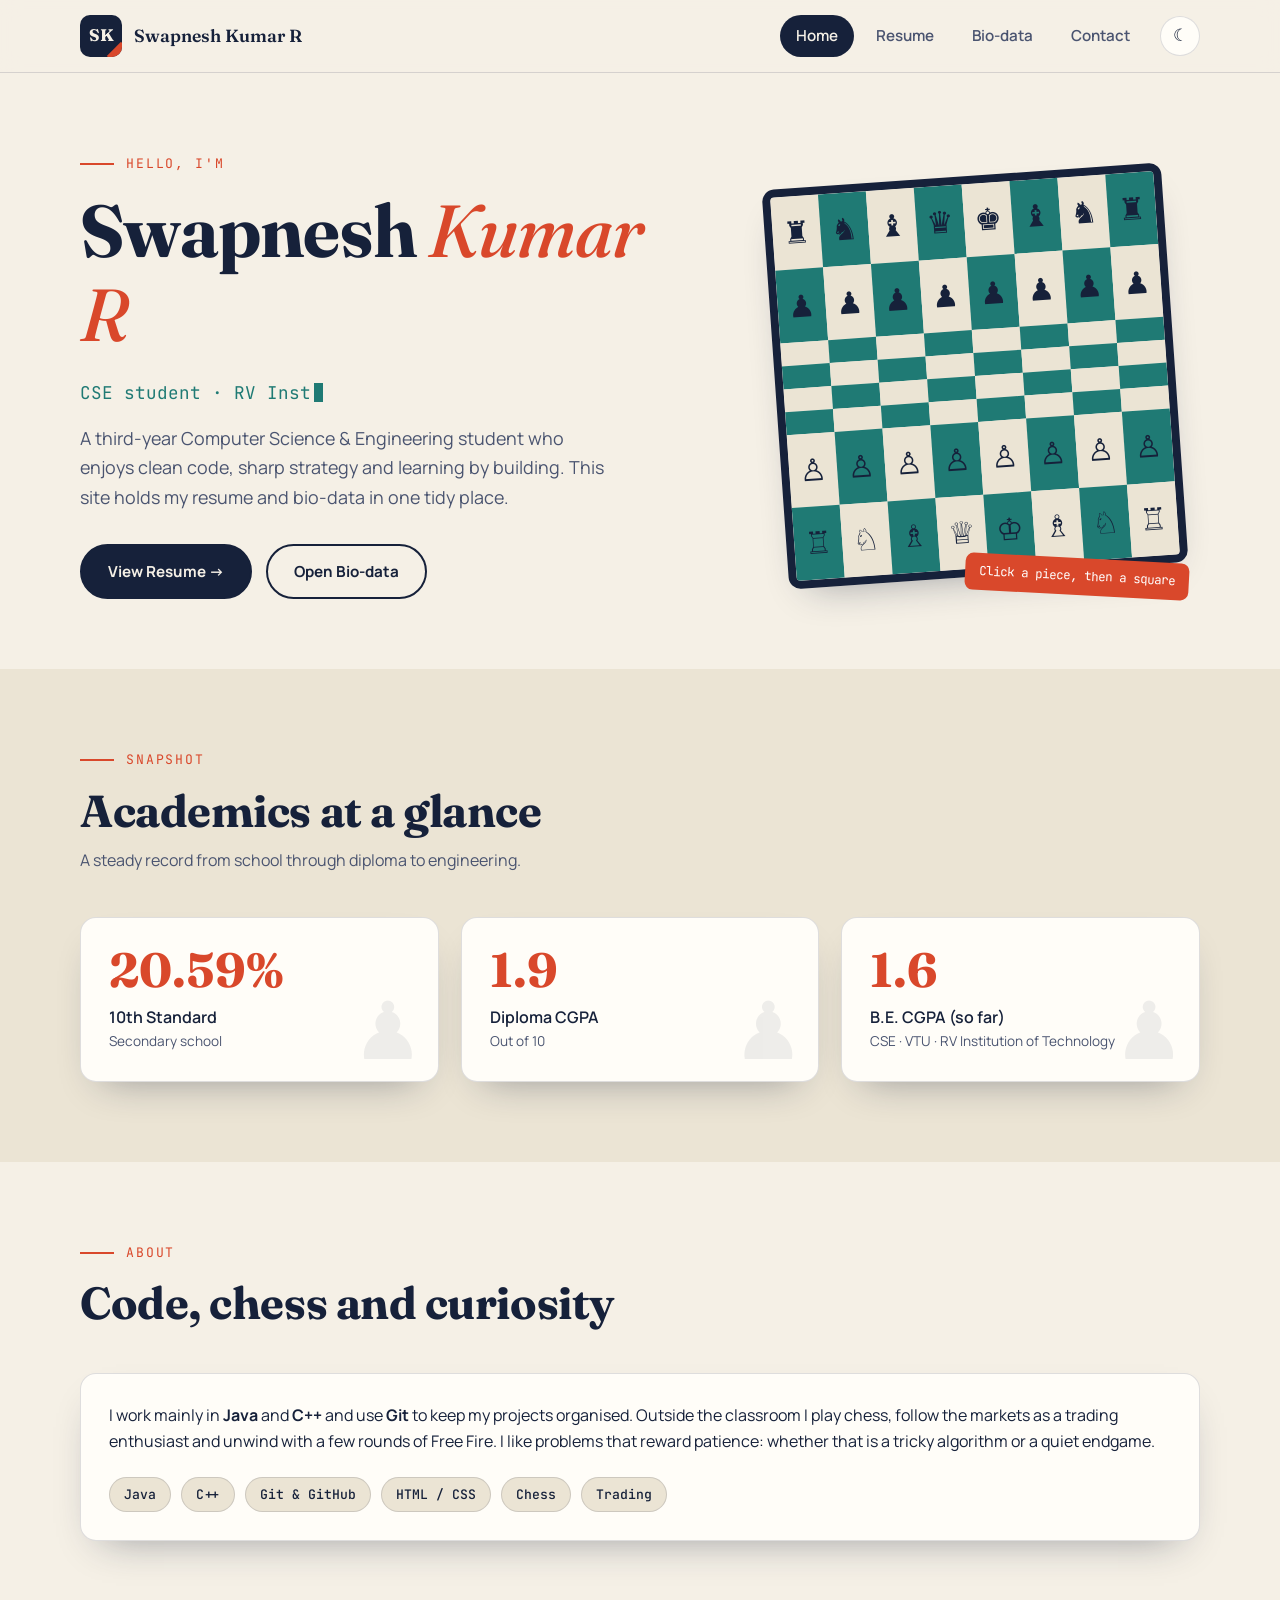
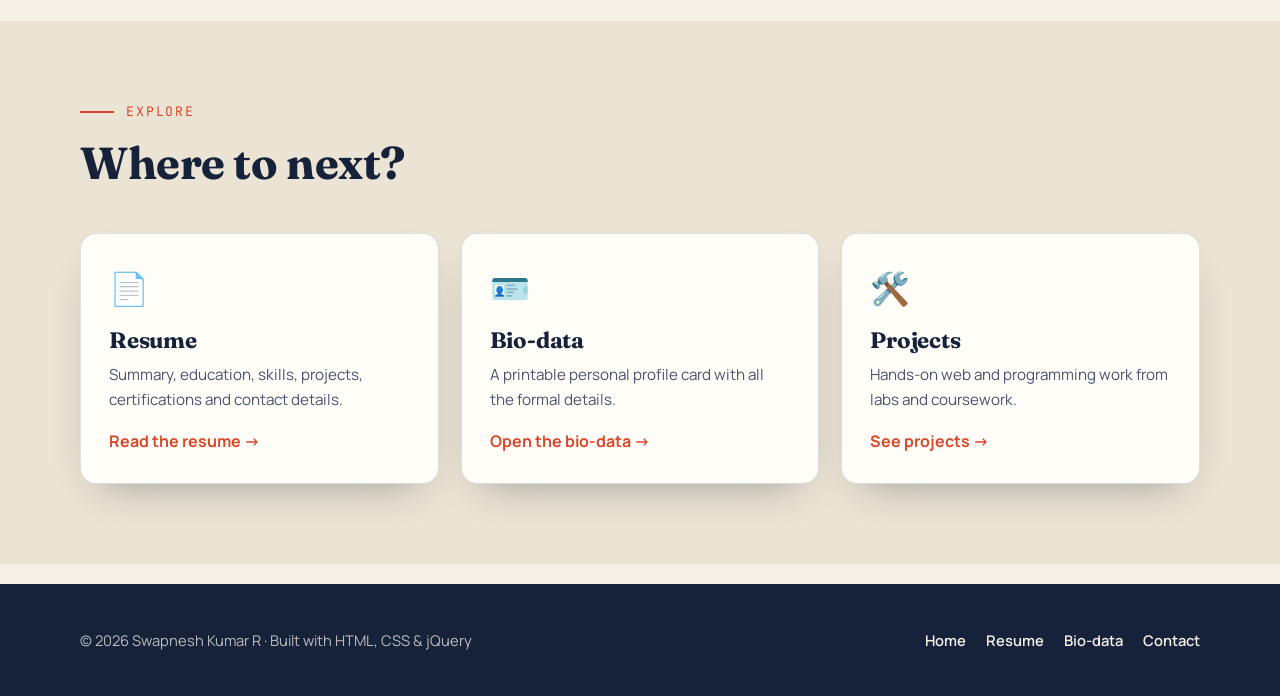
<file: index.html>
<!DOCTYPE html>
<html lang="en">
<head>
  <meta charset="UTF-8">
  <meta name="viewport" content="width=device-width, initial-scale=1.0">
  <meta name="description" content="Personal website of Swapnesh Kumar R — CSE student, resume and bio-data.">
  <title>Swapnesh Kumar R — Home</title>
  <link rel="preconnect" href="https://fonts.googleapis.com">
  <link rel="preconnect" href="https://fonts.gstatic.com" crossorigin>
  <link href="https://fonts.googleapis.com/css2?family=Fraunces:ital,opsz,wght@0,9..144,500;0,9..144,700;1,9..144,500&family=JetBrains+Mono:wght@400;500&family=Manrope:wght@400;600;700&display=swap" rel="stylesheet">
  <link rel="stylesheet" href="style.css">
</head>
<body>

  <!-- ===== Header / Navigation ===== -->
  <header class="site-header">
    <div class="container nav-wrap">
      <a class="brand" href="index.html">
        <span class="brand-mark">SK</span>
        <span class="brand-name">Swapnesh Kumar R</span>
      </a>
      <button class="nav-toggle" aria-label="Toggle navigation" aria-expanded="false">
        <span></span><span></span><span></span>
      </button>
      <nav class="main-nav">
        <a class="nav-link" href="index.html">Home</a>
        <a class="nav-link" href="resume.html">Resume</a>
        <a class="nav-link" href="biodata.html">Bio-data</a>
        <a class="nav-link" href="contact.html">Contact</a>
        <button class="theme-toggle" aria-label="Toggle dark mode">☾</button>
      </nav>
    </div>
  </header>

  <main>
    <!-- ===== Hero ===== -->
    <section class="hero">
      <div class="container hero-grid">
        <div>
          <div class="eyebrow">Hello, I'm</div>
          <h1>Swapnesh <em>Kumar R</em></h1>
          <p class="typed-line"><span id="typed"></span><span class="cursor"></span></p>
          <p class="lead">
            A third-year Computer Science &amp; Engineering student who enjoys clean code,
            sharp strategy and learning by building. This site holds my resume and
            bio-data in one tidy place.
          </p>
          <div class="hero-actions">
            <a class="btn btn-primary" href="resume.html">View Resume →</a>
            <a class="btn btn-ghost" href="biodata.html">Open Bio-data</a>
          </div>
        </div>

        <div class="board-wrap">
          <div class="board" id="board" aria-label="Decorative interactive chessboard"></div>
          <span class="board-tag">Click a piece, then a square</span>
        </div>
      </div>
    </section>

    <!-- ===== Academic snapshot ===== -->
    <section class="section alt">
      <div class="container">
        <div class="section-head reveal">
          <div class="eyebrow">Snapshot</div>
          <h2>Academics at a glance</h2>
          <p>A steady record from school through diploma to engineering.</p>
        </div>

        <div class="stats">
          <div class="card stat reveal">
            <div class="num" data-count="94.72" data-suffix="%">0%</div>
            <div class="label">10th Standard</div>
            <div class="sub">Secondary school</div>
          </div>
          <div class="card stat reveal">
            <div class="num" data-count="8.9">0</div>
            <div class="label">Diploma CGPA</div>
            <div class="sub">Out of 10</div>
          </div>
          <div class="card stat reveal">
            <div class="num" data-count="7.6">0</div>
            <div class="label">B.E. CGPA (so far)</div>
            <div class="sub">CSE · VTU · RV Institution of Technology</div>
          </div>
        </div>
      </div>
    </section>

    <!-- ===== About ===== -->
    <section class="section">
      <div class="container">
        <div class="section-head reveal">
          <div class="eyebrow">About</div>
          <h2>Code, chess and curiosity</h2>
        </div>
        <div class="card reveal">
          <p>
            I work mainly in <strong>Java</strong> and <strong>C++</strong> and use
            <strong>Git</strong> to keep my projects organised. Outside the classroom I play
            chess, follow the markets as a trading enthusiast and unwind with a few rounds
            of Free Fire. I like problems that reward patience: whether that is a tricky
            algorithm or a quiet endgame.
          </p>
          <div class="chip-row">
            <span class="chip">Java</span>
            <span class="chip">C++</span>
            <span class="chip">Git &amp; GitHub</span>
            <span class="chip">HTML / CSS</span>
            <span class="chip">Chess</span>
            <span class="chip">Trading</span>
          </div>
        </div>
      </div>
    </section>

    <!-- ===== Explore ===== -->
    <section class="section alt">
      <div class="container">
        <div class="section-head reveal">
          <div class="eyebrow">Explore</div>
          <h2>Where to next?</h2>
        </div>
        <div class="link-grid">
          <a class="card link-card reveal" href="resume.html">
            <div class="icon">📄</div>
            <h3>Resume</h3>
            <p>Summary, education, skills, projects, certifications and contact details.</p>
            <span class="go">Read the resume →</span>
          </a>
          <a class="card link-card reveal" href="biodata.html">
            <div class="icon">🪪</div>
            <h3>Bio-data</h3>
            <p>A printable personal profile card with all the formal details.</p>
            <span class="go">Open the bio-data →</span>
          </a>
          <a class="card link-card reveal" href="resume.html#projects">
            <div class="icon">🛠️</div>
            <h3>Projects</h3>
            <p>Hands-on web and programming work from labs and coursework.</p>
            <span class="go">See projects →</span>
          </a>
        </div>
      </div>
    </section>
  </main>

  <footer class="site-footer">
    <div class="container footer-grid">
      <p>© <span id="year">2026</span> Swapnesh Kumar R · Built with HTML, CSS &amp; jQuery</p>
      <nav class="footer-links">
        <a href="index.html">Home</a>
        <a href="resume.html">Resume</a>
        <a href="biodata.html">Bio-data</a>
        <a href="contact.html">Contact</a>
      </nav>
    </div>
  </footer>

  <script src="https://code.jquery.com/jquery-3.7.1.min.js"></script>
  <script src="script.js"></script>
</body>
</html>
</file>
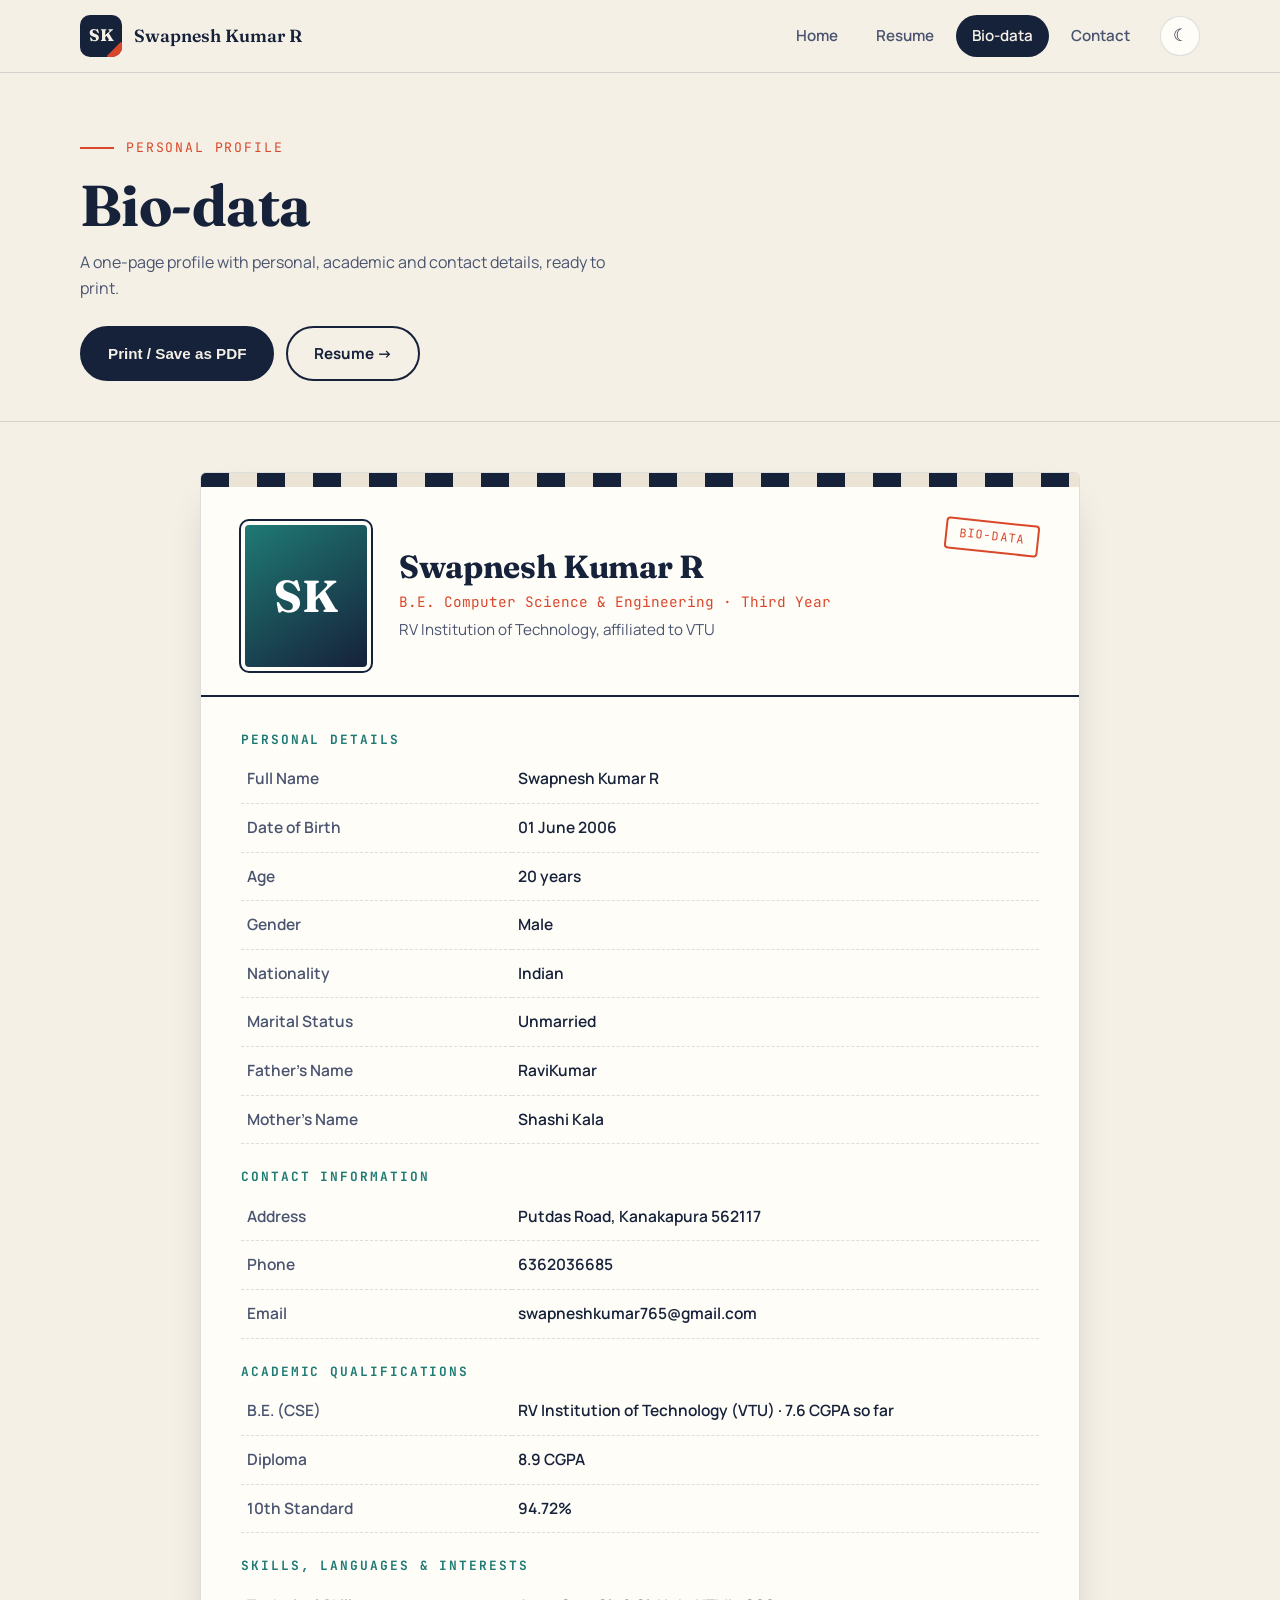
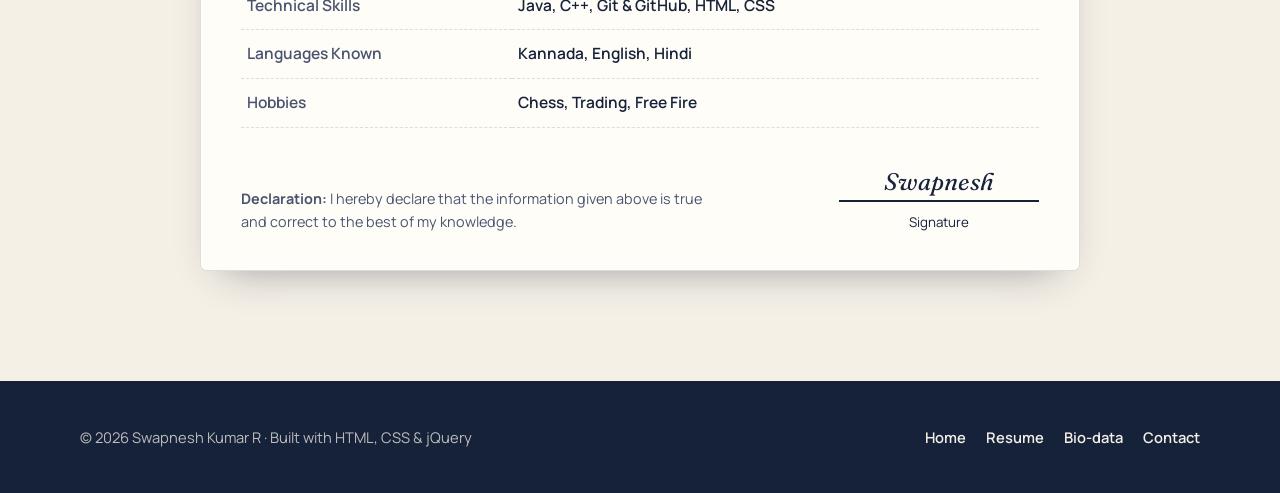
<file: biodata.html>
<!DOCTYPE html>
<html lang="en">
<head>
  <meta charset="UTF-8">
  <meta name="viewport" content="width=device-width, initial-scale=1.0">
  <meta name="description" content="Bio-data of Swapnesh Kumar R — personal, academic and contact details.">
  <title>Bio-data — Swapnesh Kumar R</title>
  <link rel="preconnect" href="https://fonts.googleapis.com">
  <link rel="preconnect" href="https://fonts.gstatic.com" crossorigin>
  <link href="https://fonts.googleapis.com/css2?family=Fraunces:ital,opsz,wght@0,9..144,500;0,9..144,700;1,9..144,500&family=JetBrains+Mono:wght@400;500&family=Manrope:wght@400;600;700&display=swap" rel="stylesheet">
  <link rel="stylesheet" href="style.css">
</head>
<body>

  <header class="site-header">
    <div class="container nav-wrap">
      <a class="brand" href="index.html">
        <span class="brand-mark">SK</span>
        <span class="brand-name">Swapnesh Kumar R</span>
      </a>
      <button class="nav-toggle" aria-label="Toggle navigation" aria-expanded="false">
        <span></span><span></span><span></span>
      </button>
      <nav class="main-nav">
        <a class="nav-link" href="index.html">Home</a>
        <a class="nav-link" href="resume.html">Resume</a>
        <a class="nav-link" href="biodata.html">Bio-data</a>
        <a class="nav-link" href="contact.html">Contact</a>
        <button class="theme-toggle" aria-label="Toggle dark mode">☾</button>
      </nav>
    </div>
  </header>

  <section class="page-banner">
    <div class="container">
      <div class="eyebrow">Personal Profile</div>
      <h1>Bio-data</h1>
      <p>A one-page profile with personal, academic and contact details, ready to print.</p>
      <div class="banner-actions">
        <button class="btn btn-primary print-btn">Print / Save as PDF</button>
        <a class="btn btn-ghost" href="resume.html">Resume →</a>
      </div>
    </div>
  </section>

  <main class="container bio-wrap">
    <article class="bio-card reveal">

      <div class="bio-head">
        <div class="avatar" aria-label="Photo placeholder">SK</div>
        <div>
          <h2>Swapnesh Kumar R</h2>
          <div class="role">B.E. Computer Science &amp; Engineering · Third Year</div>
          <div class="tagline">RV Institution of Technology, affiliated to VTU</div>
        </div>
        <div class="stamp">Bio-data</div>
      </div>

      <div class="bio-body">

        <div class="bio-group">
          <h3>Personal Details</h3>
          <table class="bio-table">
            <tr><th>Full Name</th><td>Swapnesh Kumar R</td></tr>
            <tr><th>Date of Birth</th><td>01 June 2006</td></tr>
            <tr><th>Age</th><td id="age" data-dob="2006-06-01">—</td></tr>
            <tr><th>Gender</th><td>Male</td></tr>
            <tr><th>Nationality</th><td>Indian</td></tr>
            <tr><th>Marital Status</th><td>Unmarried</td></tr>
            <tr><th>Father's Name</th><td>RaviKumar</td></tr>
            <tr><th>Mother's Name</th><td>Shashi Kala</td></tr>
          </table>
        </div>

        <div class="bio-group">
          <h3>Contact Information</h3>
          <table class="bio-table">
            <tr><th>Address</th><td>Putdas Road, Kanakapura 562117</td></tr>
            <tr><th>Phone</th><td><span class="copyable" data-copy="6362036685" title="Click to copy">6362036685</span></td></tr>
            <tr><th>Email</th><td><span class="copyable" data-copy="swapneshkumar765@gmail.com" title="Click to copy">swapneshkumar765@gmail.com</span></td></tr>
          </table>
        </div>

        <div class="bio-group">
          <h3>Academic Qualifications</h3>
          <table class="bio-table">
            <tr><th>B.E. (CSE)</th><td>RV Institution of Technology (VTU) · 7.6 CGPA so far</td></tr>
            <tr><th>Diploma</th><td>8.9 CGPA</td></tr>
            <tr><th>10th Standard</th><td>94.72%</td></tr>
          </table>
        </div>

        <div class="bio-group">
          <h3>Skills, Languages &amp; Interests</h3>
          <table class="bio-table">
            <tr><th>Technical Skills</th><td>Java, C++, Git &amp; GitHub, HTML, CSS</td></tr>
            <tr><th>Languages Known</th><td>Kannada, English, Hindi</td></tr>
            <tr><th>Hobbies</th><td>Chess, Trading, Free Fire</td></tr>
          </table>
        </div>
      </div>

      <div class="bio-foot">
        <p class="declaration">
          <strong>Declaration:</strong> I hereby declare that the information given above is
          true and correct to the best of my knowledge.
        </p>
        <div class="signature">
          <div class="sig-line">Swapnesh</div>
          <small>Signature</small>
        </div>
      </div>

    </article>
  </main>

  <footer class="site-footer">
    <div class="container footer-grid">
      <p>© <span id="year">2026</span> Swapnesh Kumar R · Built with HTML, CSS &amp; jQuery</p>
      <nav class="footer-links">
        <a href="index.html">Home</a>
        <a href="resume.html">Resume</a>
        <a href="biodata.html">Bio-data</a>
        <a href="contact.html">Contact</a>
      </nav>
    </div>
  </footer>

  <script src="https://code.jquery.com/jquery-3.7.1.min.js"></script>
  <script src="script.js"></script>
</body>
</html>
</file>
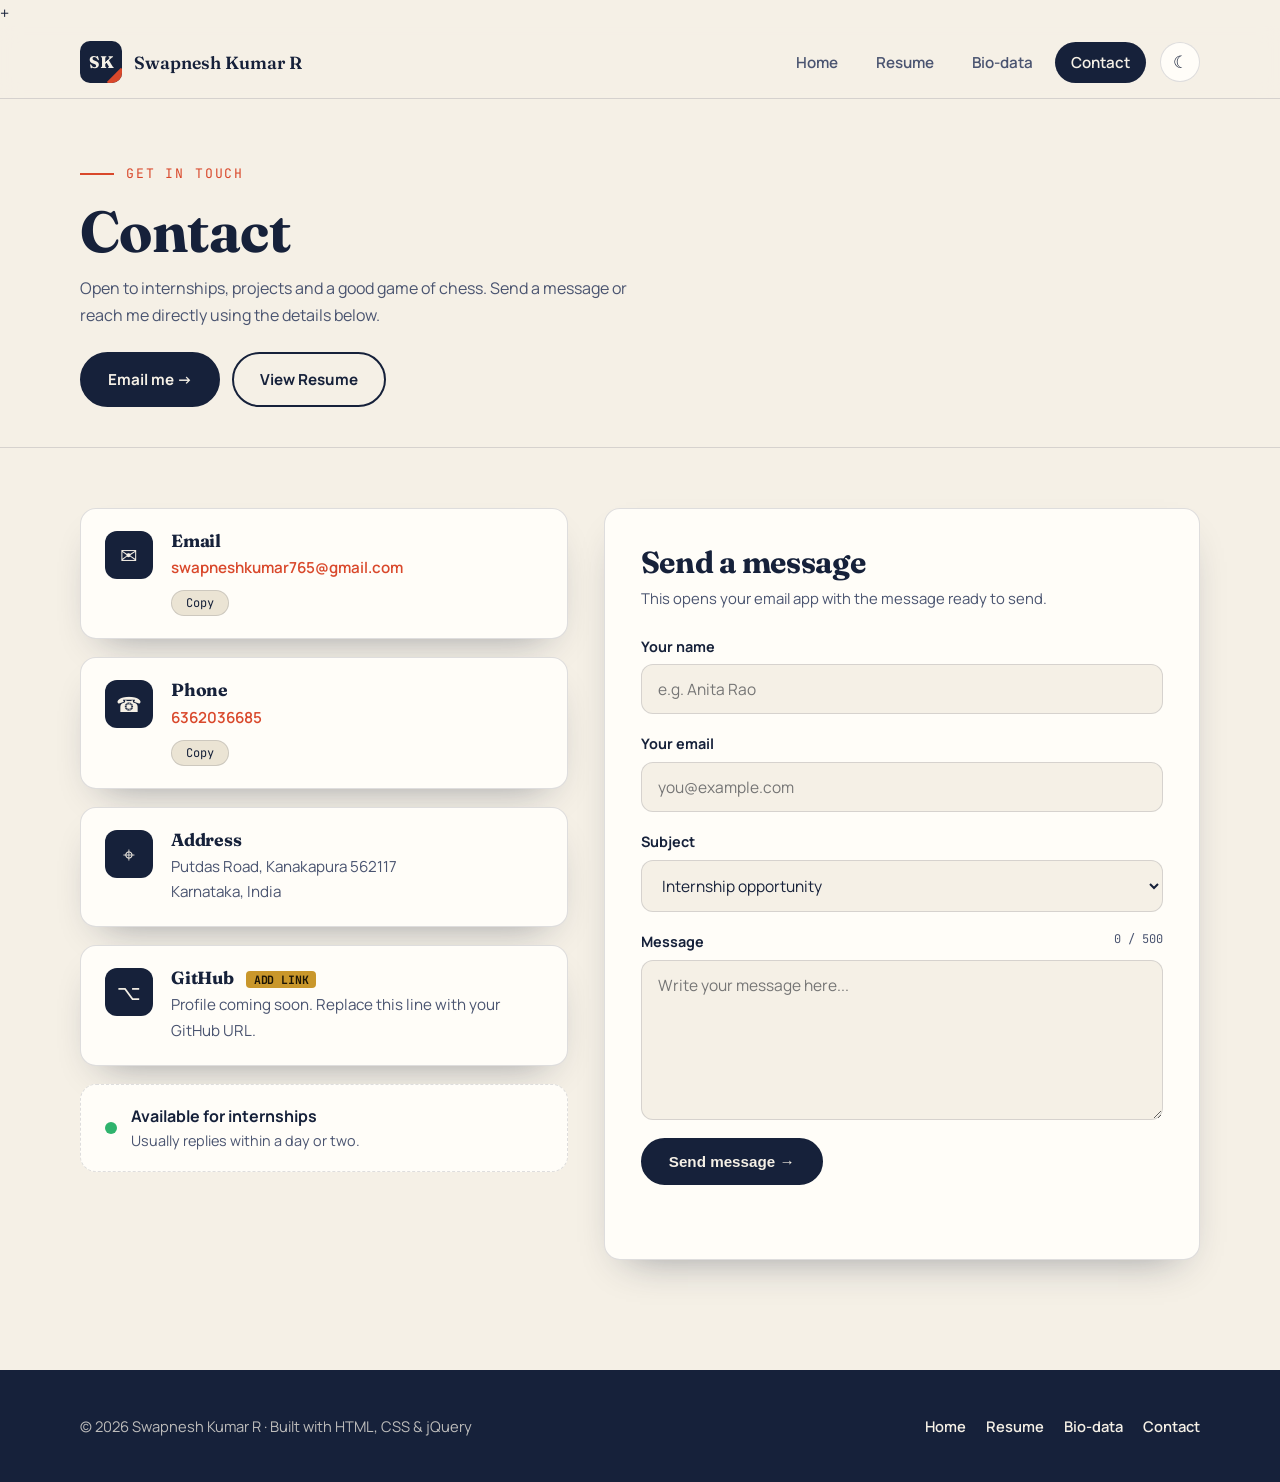
<file: contact.html>
+<!DOCTYPE html>
<html lang="en">
<head>
  <meta charset="UTF-8">
  <meta name="viewport" content="width=device-width, initial-scale=1.0">
  <meta name="description" content="Contact Swapnesh Kumar R — email, phone, address and a message form.">
  <title>Contact — Swapnesh Kumar R</title>
  <link rel="preconnect" href="https://fonts.googleapis.com">
  <link rel="preconnect" href="https://fonts.gstatic.com" crossorigin>
  <link href="https://fonts.googleapis.com/css2?family=Fraunces:ital,opsz,wght@0,9..144,500;0,9..144,700;1,9..144,500&family=JetBrains+Mono:wght@400;500&family=Manrope:wght@400;600;700&display=swap" rel="stylesheet">
  <link rel="stylesheet" href="style.css">
</head>
<body>

  <header class="site-header">
    <div class="container nav-wrap">
      <a class="brand" href="index.html">
        <span class="brand-mark">SK</span>
        <span class="brand-name">Swapnesh Kumar R</span>
      </a>
      <button class="nav-toggle" aria-label="Toggle navigation" aria-expanded="false">
        <span></span><span></span><span></span>
      </button>
      <nav class="main-nav">
        <a class="nav-link" href="index.html">Home</a>
        <a class="nav-link" href="resume.html">Resume</a>
        <a class="nav-link" href="biodata.html">Bio-data</a>
        <a class="nav-link" href="contact.html">Contact</a>
        <button class="theme-toggle" aria-label="Toggle dark mode">☾</button>
      </nav>
    </div>
  </header>

  <section class="page-banner">
    <div class="container">
      <div class="eyebrow">Get in touch</div>
      <h1>Contact</h1>
      <p>Open to internships, projects and a good game of chess. Send a message or reach me directly using the details below.</p>
      <div class="banner-actions">
        <a class="btn btn-primary" href="mailto:swapneshkumar765@gmail.com">Email me →</a>
        <a class="btn btn-ghost" href="resume.html">View Resume</a>
      </div>
    </div>
  </section>

  <main class="container contact-layout">

    <!-- ===== Contact details ===== -->
    <div class="contact-info">
      <div class="card contact-item reveal">
        <div class="ci-icon">✉</div>
        <div>
          <h3>Email</h3>
          <p><a href="mailto:swapneshkumar765@gmail.com">swapneshkumar765@gmail.com</a></p>
          <button class="mini-btn copy-btn" data-copy="swapneshkumar765@gmail.com">Copy</button>
        </div>
      </div>

      <div class="card contact-item reveal">
        <div class="ci-icon">☎</div>
        <div>
          <h3>Phone</h3>
          <p><a href="tel:+916362036685">6362036685</a></p>
          <button class="mini-btn copy-btn" data-copy="6362036685">Copy</button>
        </div>
      </div>

      <div class="card contact-item reveal">
        <div class="ci-icon">⌖</div>
        <div>
          <h3>Address</h3>
          <p>Putdas Road, Kanakapura 562117<br>Karnataka, India</p>
        </div>
      </div>

      <div class="card contact-item reveal">
        <div class="ci-icon">⌥</div>
        <div>
          <h3>GitHub <span class="placeholder-note">ADD LINK</span></h3>
          <p>Profile coming soon. Replace this line with your GitHub URL.</p>
        </div>
      </div>

      <div class="card avail reveal">
        <span class="dot"></span>
        <div>
          <strong>Available for internships</strong>
          <p>Usually replies within a day or two.</p>
        </div>
      </div>
    </div>

    <!-- ===== Message form ===== -->
    <div class="card form-card reveal">
      <h2>Send a message</h2>
      <p class="form-sub">This opens your email app with the message ready to send.</p>

      <form id="contactForm" novalidate>
        <div class="field">
          <label for="cName">Your name</label>
          <input type="text" id="cName" name="name" placeholder="e.g. Anita Rao" autocomplete="name">
          <span class="err" data-for="cName"></span>
        </div>

        <div class="field">
          <label for="cEmail">Your email</label>
          <input type="email" id="cEmail" name="email" placeholder="you@example.com" autocomplete="email">
          <span class="err" data-for="cEmail"></span>
        </div>

        <div class="field">
          <label for="cSubject">Subject</label>
          <select id="cSubject" name="subject">
            <option>Internship opportunity</option>
            <option>Project collaboration</option>
            <option>Question about my resume</option>
            <option>Just saying hello</option>
          </select>
        </div>

        <div class="field">
          <label for="cMsg">Message <small id="counter">0 / 500</small></label>
          <textarea id="cMsg" name="message" rows="6" maxlength="500" placeholder="Write your message here..."></textarea>
          <span class="err" data-for="cMsg"></span>
        </div>

        <button type="submit" class="btn btn-primary">Send message →</button>
        <p class="form-status" id="formStatus" role="status"></p>
      </form>
    </div>
  </main>

  <footer class="site-footer">
    <div class="container footer-grid">
      <p>© <span id="year">2026</span> Swapnesh Kumar R · Built with HTML, CSS &amp; jQuery</p>
      <nav class="footer-links">
        <a href="index.html">Home</a>
        <a href="resume.html">Resume</a>
        <a href="biodata.html">Bio-data</a>
        <a href="contact.html">Contact</a>
      </nav>
    </div>
  </footer>

  <script src="https://code.jquery.com/jquery-3.7.1.min.js"></script>
  <script src="script.js"></script>
</body>
</html>
</file>
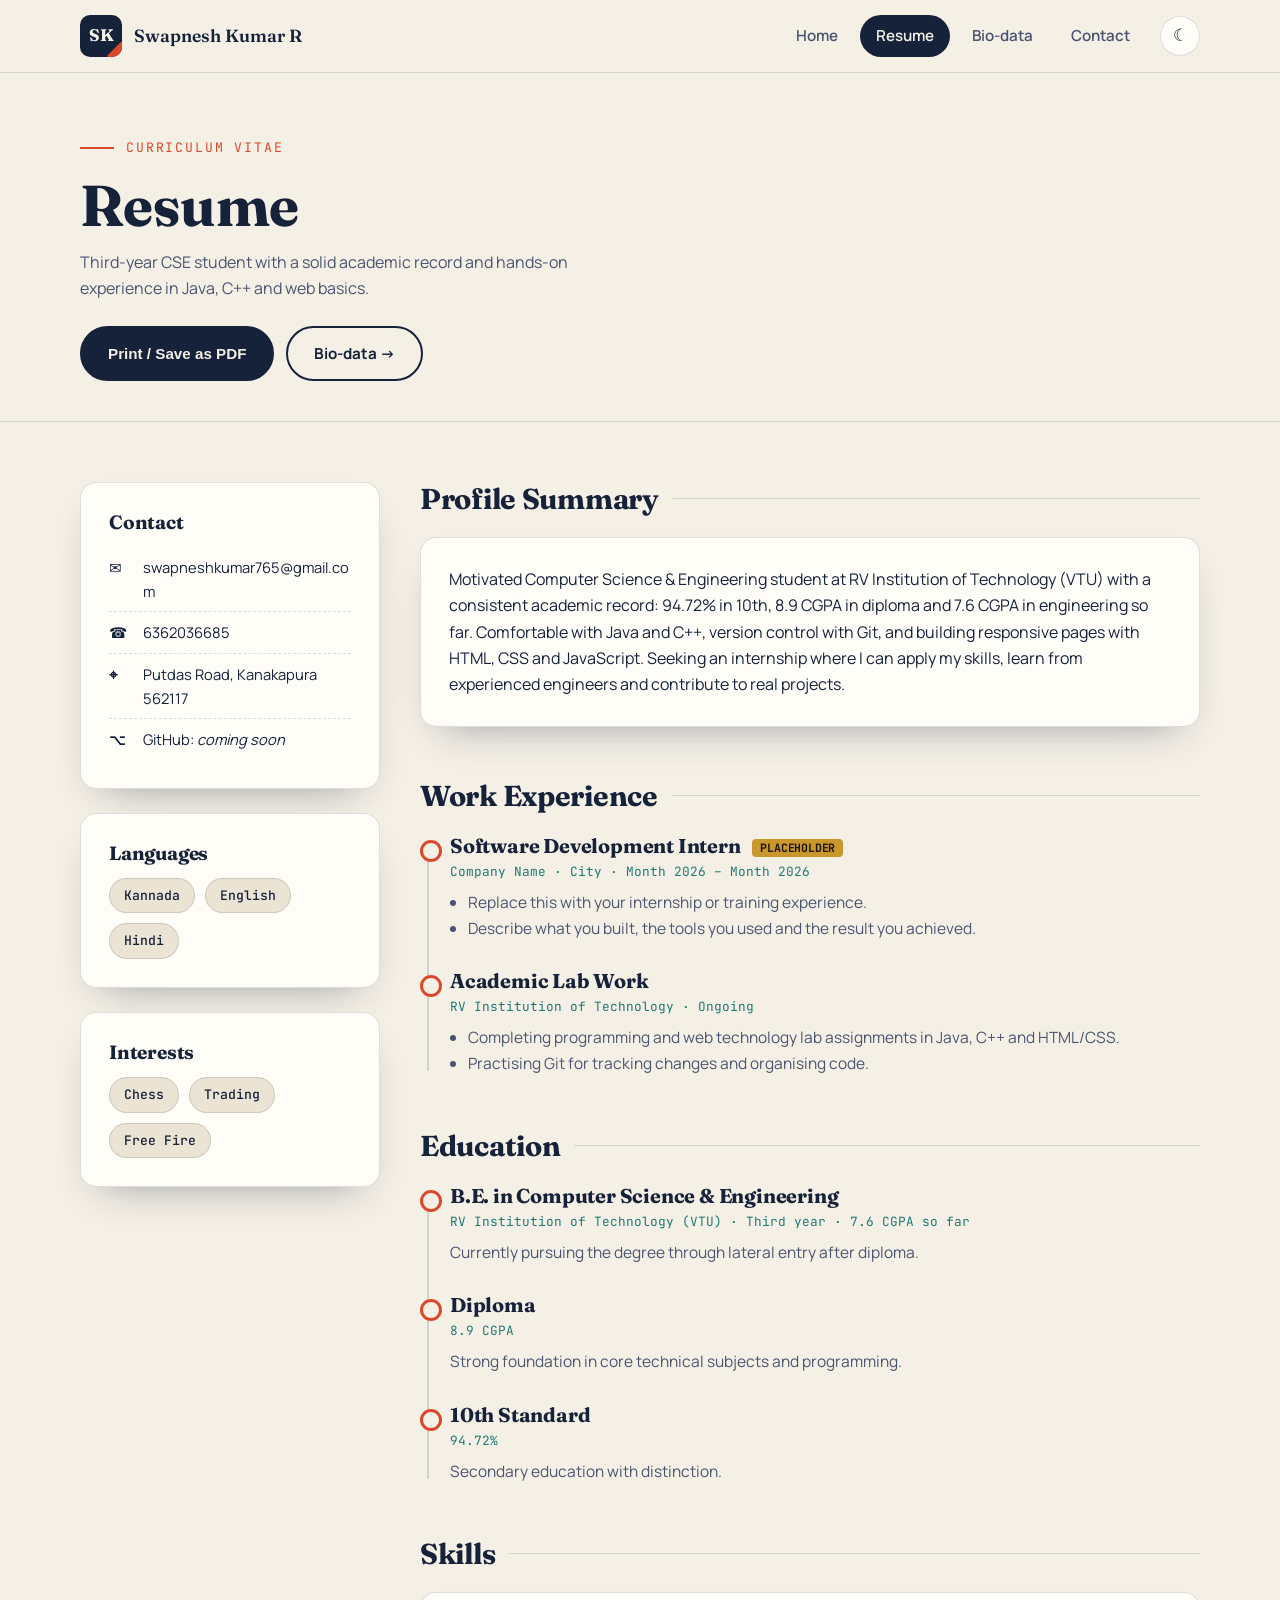
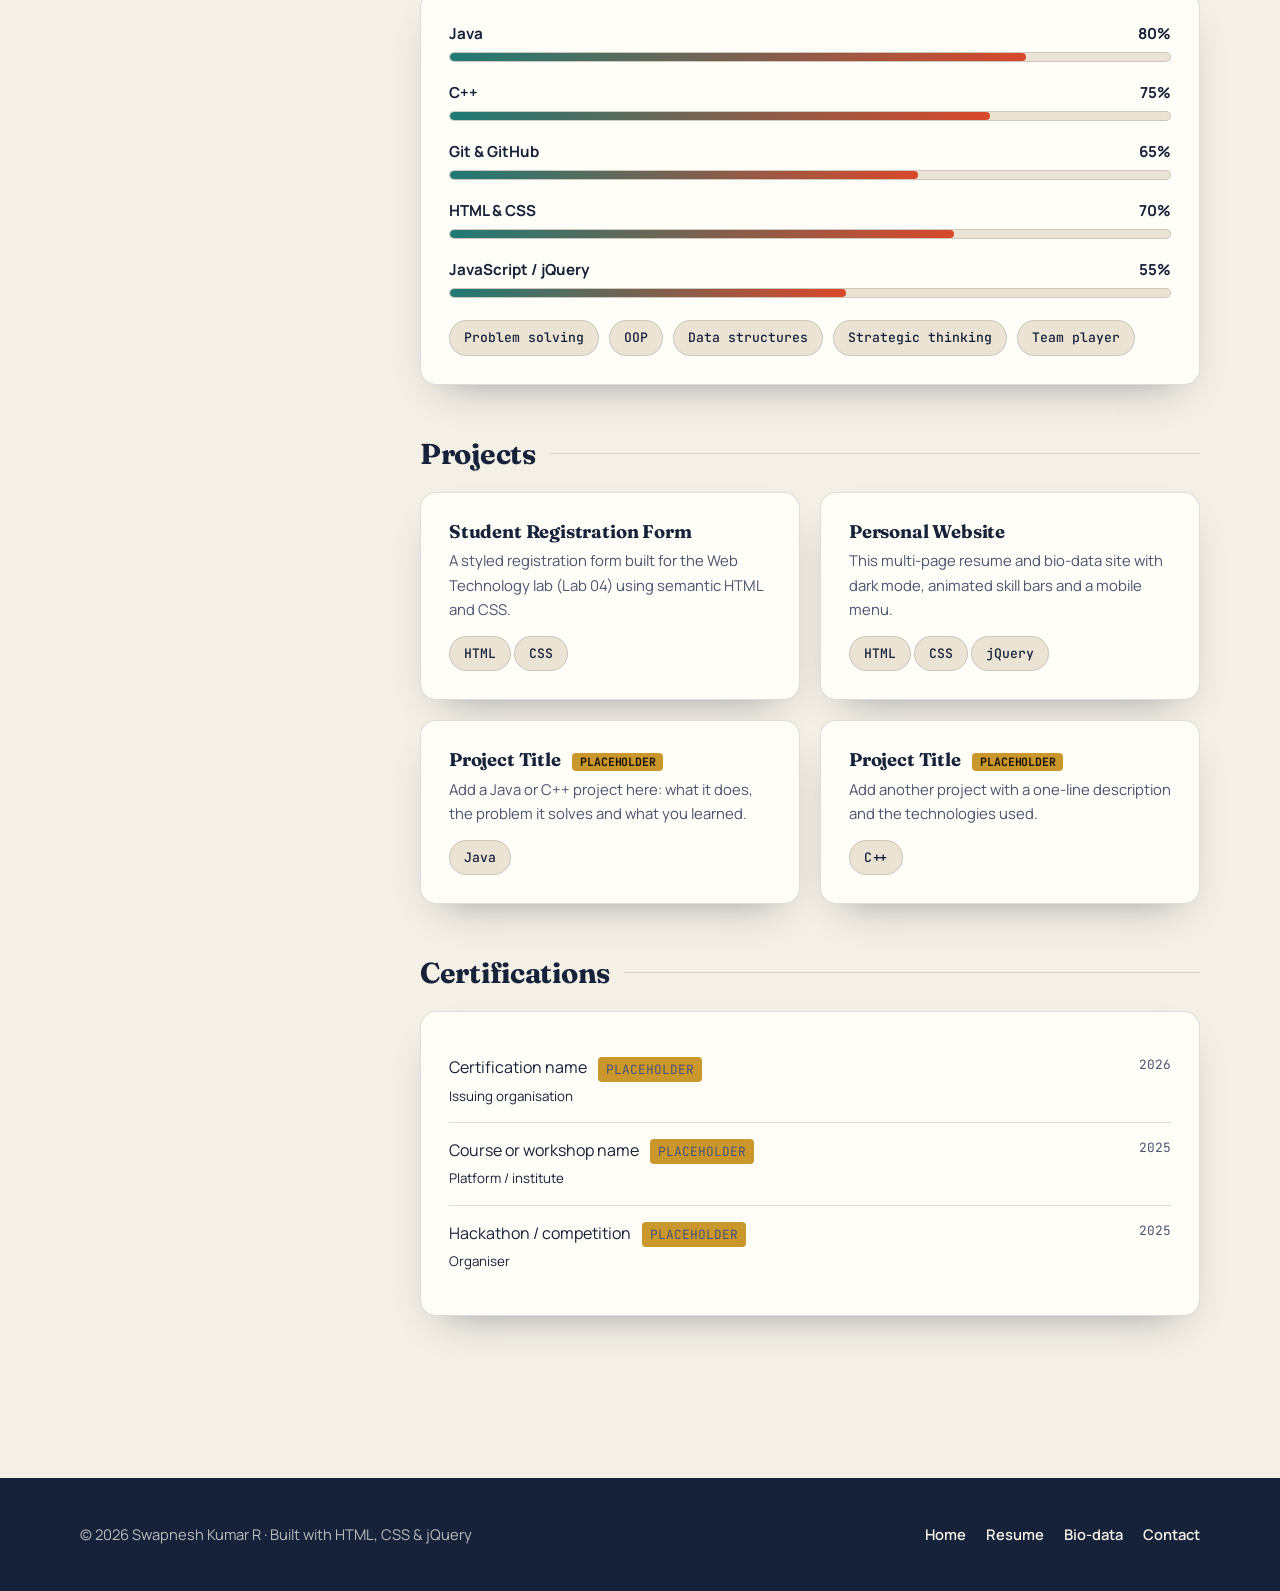
<file: resume.html>
<!DOCTYPE html>
<html lang="en">
<head>
  <meta charset="UTF-8">
  <meta name="viewport" content="width=device-width, initial-scale=1.0">
  <meta name="description" content="Resume of Swapnesh Kumar R — CSE student skilled in Java, C++ and Git.">
  <title>Resume — Swapnesh Kumar R</title>
  <link rel="preconnect" href="https://fonts.googleapis.com">
  <link rel="preconnect" href="https://fonts.gstatic.com" crossorigin>
  <link href="https://fonts.googleapis.com/css2?family=Fraunces:ital,opsz,wght@0,9..144,500;0,9..144,700;1,9..144,500&family=JetBrains+Mono:wght@400;500&family=Manrope:wght@400;600;700&display=swap" rel="stylesheet">
  <link rel="stylesheet" href="style.css">
</head>
<body>

  <header class="site-header">
    <div class="container nav-wrap">
      <a class="brand" href="index.html">
        <span class="brand-mark">SK</span>
        <span class="brand-name">Swapnesh Kumar R</span>
      </a>
      <button class="nav-toggle" aria-label="Toggle navigation" aria-expanded="false">
        <span></span><span></span><span></span>
      </button>
      <nav class="main-nav">
        <a class="nav-link" href="index.html">Home</a>
        <a class="nav-link" href="resume.html">Resume</a>
        <a class="nav-link" href="biodata.html">Bio-data</a>
        <a class="nav-link" href="contact.html">Contact</a>
        <button class="theme-toggle" aria-label="Toggle dark mode">☾</button>
      </nav>
    </div>
  </header>

  <section class="page-banner">
    <div class="container">
      <div class="eyebrow">Curriculum Vitae</div>
      <h1>Resume</h1>
      <p>Third-year CSE student with a solid academic record and hands-on experience in Java, C++ and web basics.</p>
      <div class="banner-actions">
        <button class="btn btn-primary print-btn">Print / Save as PDF</button>
        <a class="btn btn-ghost" href="biodata.html">Bio-data →</a>
      </div>
    </div>
  </section>

  <main class="container resume-layout">

    <!-- ===== Sidebar ===== -->
    <aside class="side-stack">
      <div class="card reveal">
        <h3>Contact</h3>
        <ul class="contact-list">
          <li><b>✉</b><span class="copyable" data-copy="swapneshkumar765@gmail.com" title="Click to copy">swapneshkumar765@gmail.com</span></li>
          <li><b>☎</b><span class="copyable" data-copy="6362036685" title="Click to copy">6362036685</span></li>
          <li><b>⌖</b><span>Putdas Road, Kanakapura 562117</span></li>
          <li><b>⌥</b><span>GitHub: <em>coming soon</em></span></li>
        </ul>
      </div>

      <div class="card reveal">
        <h3>Languages</h3>
        <div class="chip-row" style="margin-top:0">
          <span class="chip">Kannada</span>
          <span class="chip">English</span>
          <span class="chip">Hindi</span>
        </div>
      </div>

      <div class="card reveal">
        <h3>Interests</h3>
        <div class="chip-row" style="margin-top:0">
          <span class="chip">Chess</span>
          <span class="chip">Trading</span>
          <span class="chip">Free Fire</span>
        </div>
      </div>
    </aside>

    <!-- ===== Main column ===== -->
    <div class="main-stack">

      <section id="summary" class="reveal">
        <h2>Profile Summary</h2>
        <div class="card">
          <p>
            Motivated Computer Science &amp; Engineering student at RV Institution of
            Technology (VTU) with a consistent academic record: 94.72% in 10th, 8.9 CGPA in
            diploma and 7.6 CGPA in engineering so far. Comfortable with Java and C++,
            version control with Git, and building responsive pages with HTML, CSS and
            JavaScript. Seeking an internship where I can apply my skills, learn from
            experienced engineers and contribute to real projects.
          </p>
        </div>
      </section>

      <section id="experience" class="reveal">
        <h2>Work Experience</h2>
        <div class="timeline">
          <div class="t-item">
            <h3>Software Development Intern <span class="placeholder-note">PLACEHOLDER</span></h3>
            <div class="t-meta">Company Name · City · Month 2026 – Month 2026</div>
            <ul>
              <li>Replace this with your internship or training experience.</li>
              <li>Describe what you built, the tools you used and the result you achieved.</li>
            </ul>
          </div>
          <div class="t-item">
            <h3>Academic Lab Work</h3>
            <div class="t-meta">RV Institution of Technology · Ongoing</div>
            <ul>
              <li>Completing programming and web technology lab assignments in Java, C++ and HTML/CSS.</li>
              <li>Practising Git for tracking changes and organising code.</li>
            </ul>
          </div>
        </div>
      </section>

      <section id="education" class="reveal">
        <h2>Education</h2>
        <div class="timeline">
          <div class="t-item">
            <h3>B.E. in Computer Science &amp; Engineering</h3>
            <div class="t-meta">RV Institution of Technology (VTU) · Third year · 7.6 CGPA so far</div>
            <p>Currently pursuing the degree through lateral entry after diploma.</p>
          </div>
          <div class="t-item">
            <h3>Diploma</h3>
            <div class="t-meta">8.9 CGPA</div>
            <p>Strong foundation in core technical subjects and programming.</p>
          </div>
          <div class="t-item">
            <h3>10th Standard</h3>
            <div class="t-meta">94.72%</div>
            <p>Secondary education with distinction.</p>
          </div>
        </div>
      </section>

      <section id="skills" class="reveal">
        <h2>Skills</h2>
        <div class="card">
          <div class="skill">
            <div class="skill-top"><span>Java</span><span class="pct">0%</span></div>
            <div class="skill-track"><div class="skill-fill" data-level="80"></div></div>
          </div>
          <div class="skill">
            <div class="skill-top"><span>C++</span><span class="pct">0%</span></div>
            <div class="skill-track"><div class="skill-fill" data-level="75"></div></div>
          </div>
          <div class="skill">
            <div class="skill-top"><span>Git &amp; GitHub</span><span class="pct">0%</span></div>
            <div class="skill-track"><div class="skill-fill" data-level="65"></div></div>
          </div>
          <div class="skill">
            <div class="skill-top"><span>HTML &amp; CSS</span><span class="pct">0%</span></div>
            <div class="skill-track"><div class="skill-fill" data-level="70"></div></div>
          </div>
          <div class="skill">
            <div class="skill-top"><span>JavaScript / jQuery</span><span class="pct">0%</span></div>
            <div class="skill-track"><div class="skill-fill" data-level="55"></div></div>
          </div>
          <div class="chip-row">
            <span class="chip">Problem solving</span>
            <span class="chip">OOP</span>
            <span class="chip">Data structures</span>
            <span class="chip">Strategic thinking</span>
            <span class="chip">Team player</span>
          </div>
        </div>
      </section>

      <section id="projects" class="reveal">
        <h2>Projects</h2>
        <div class="proj-grid">
          <div class="card proj">
            <h3>Student Registration Form</h3>
            <p>A styled registration form built for the Web Technology lab (Lab 04) using semantic HTML and CSS.</p>
            <span class="chip">HTML</span> <span class="chip">CSS</span>
          </div>
          <div class="card proj">
            <h3>Personal Website</h3>
            <p>This multi-page resume and bio-data site with dark mode, animated skill bars and a mobile menu.</p>
            <span class="chip">HTML</span> <span class="chip">CSS</span> <span class="chip">jQuery</span>
          </div>
          <div class="card proj">
            <h3>Project Title <span class="placeholder-note">PLACEHOLDER</span></h3>
            <p>Add a Java or C++ project here: what it does, the problem it solves and what you learned.</p>
            <span class="chip">Java</span>
          </div>
          <div class="card proj">
            <h3>Project Title <span class="placeholder-note">PLACEHOLDER</span></h3>
            <p>Add another project with a one-line description and the technologies used.</p>
            <span class="chip">C++</span>
          </div>
        </div>
      </section>

      <section id="certifications" class="reveal">
        <h2>Certifications</h2>
        <div class="card">
          <ul class="cert-list">
            <li><div>Certification name <span class="placeholder-note">PLACEHOLDER</span><br><small>Issuing organisation</small></div><span>2026</span></li>
            <li><div>Course or workshop name <span class="placeholder-note">PLACEHOLDER</span><br><small>Platform / institute</small></div><span>2025</span></li>
            <li><div>Hackathon / competition <span class="placeholder-note">PLACEHOLDER</span><br><small>Organiser</small></div><span>2025</span></li>
          </ul>
        </div>
      </section>

    </div>
  </main>

  <footer class="site-footer">
    <div class="container footer-grid">
      <p>© <span id="year">2026</span> Swapnesh Kumar R · Built with HTML, CSS &amp; jQuery</p>
      <nav class="footer-links">
        <a href="index.html">Home</a>
        <a href="resume.html">Resume</a>
        <a href="biodata.html">Bio-data</a>
        <a href="contact.html">Contact</a>
      </nav>
    </div>
  </footer>

  <script src="https://code.jquery.com/jquery-3.7.1.min.js"></script>
  <script src="script.js"></script>
</body>
</html>
</file>
<file: style.css>
/* =========================================================
   Swapnesh Kumar R — Personal Site
   Theme: "Ink & Paper" — warm paper, deep ink navy,
   vermilion accent, with a chessboard motif.
   ========================================================= */

:root {
  --paper: #f5f0e6;
  --paper-2: #ebe4d4;
  --card: #fffdf8;
  --ink: #16213a;
  --ink-soft: #4a5470;
  --accent: #d9482b;
  --accent-dark: #b23a21;
  --teal: #1f7a74;
  --gold: #c9972b;
  --line: rgba(22, 33, 58, 0.14);
  --shadow: 0 18px 40px -22px rgba(22, 33, 58, 0.45);
  --radius: 16px;
  --font-display: "Fraunces", Georgia, serif;
  --font-body: "Manrope", system-ui, sans-serif;
  --font-mono: "JetBrains Mono", ui-monospace, monospace;
}

[data-theme="dark"] {
  --paper: #0f1626;
  --paper-2: #151e33;
  --card: #1a243c;
  --ink: #f2ecdf;
  --ink-soft: #aab3c9;
  --accent: #ff6a47;
  --accent-dark: #ff8a6d;
  --teal: #4cc2b8;
  --gold: #e6b84a;
  --line: rgba(242, 236, 223, 0.14);
  --shadow: 0 18px 40px -22px rgba(0, 0, 0, 0.8);
}

* { box-sizing: border-box; margin: 0; padding: 0; }
html { scroll-behavior: smooth; }

body {
  font-family: var(--font-body);
  background: var(--paper);
  color: var(--ink);
  line-height: 1.65;
  transition: background 0.35s ease, color 0.35s ease;
  -webkit-font-smoothing: antialiased;
}

img { max-width: 100%; display: block; }
a { color: inherit; text-decoration: none; }
ul { list-style: none; }

.container { width: min(1120px, 92%); margin-inline: auto; }

h1, h2, h3, h4 {
  font-family: var(--font-display);
  line-height: 1.15;
  letter-spacing: -0.01em;
}

/* ---------- Scroll progress + back to top ---------- */
.progress-bar {
  position: fixed; top: 0; left: 0; height: 3px; width: 0;
  background: linear-gradient(90deg, var(--accent), var(--gold));
  z-index: 200;
}

.to-top {
  position: fixed; right: 22px; bottom: 22px;
  width: 46px; height: 46px; border-radius: 50%;
  border: 1px solid var(--line);
  background: var(--ink); color: var(--paper);
  font-size: 1.2rem; cursor: pointer;
  opacity: 0; transform: translateY(14px); pointer-events: none;
  transition: opacity 0.3s, transform 0.3s, background 0.2s;
  z-index: 150;
}
.to-top.show { opacity: 1; transform: none; pointer-events: auto; }
.to-top:hover { background: var(--accent); }

/* ---------- Header / nav ---------- */
.site-header {
  position: sticky; top: 0; z-index: 100;
  background: color-mix(in srgb, var(--paper) 88%, transparent);
  backdrop-filter: blur(10px);
  border-bottom: 1px solid var(--line);
}
.nav-wrap {
  display: flex; align-items: center; justify-content: space-between;
  height: 72px; gap: 20px;
}
.brand { display: flex; align-items: center; gap: 12px; }
.brand-mark {
  display: grid; place-items: center;
  width: 42px; height: 42px; border-radius: 10px;
  background: var(--ink); color: var(--paper);
  font-family: var(--font-display); font-weight: 700; font-size: 1.05rem;
  position: relative; overflow: hidden;
}
.brand-mark::after {
  content: ""; position: absolute; right: -9px; bottom: -9px;
  width: 20px; height: 20px; background: var(--accent);
  transform: rotate(45deg);
}
.brand-name { font-family: var(--font-display); font-weight: 600; font-size: 1.1rem; }

.main-nav { display: flex; align-items: center; gap: 6px; }
.nav-link {
  padding: 8px 16px; border-radius: 999px;
  font-weight: 600; font-size: 0.95rem; color: var(--ink-soft);
  transition: color 0.2s, background 0.2s;
}
.nav-link:hover { color: var(--ink); background: var(--paper-2); }
.nav-link.active { color: var(--paper); background: var(--ink); }

.theme-toggle {
  margin-left: 8px; width: 40px; height: 40px; border-radius: 50%;
  border: 1px solid var(--line); background: var(--card);
  color: var(--ink); cursor: pointer; font-size: 1.05rem;
  transition: transform 0.3s;
}
.theme-toggle:hover { transform: rotate(25deg); }

.nav-toggle {
  display: none; flex-direction: column; gap: 5px;
  background: none; border: 0; cursor: pointer; padding: 8px;
}
.nav-toggle span {
  width: 24px; height: 2px; background: var(--ink);
  transition: transform 0.3s, opacity 0.3s;
}
.nav-toggle.open span:nth-child(1) { transform: translateY(7px) rotate(45deg); }
.nav-toggle.open span:nth-child(2) { opacity: 0; }
.nav-toggle.open span:nth-child(3) { transform: translateY(-7px) rotate(-45deg); }

/* ---------- Buttons & chips ---------- */
.btn {
  display: inline-flex; align-items: center; gap: 8px;
  padding: 13px 26px; border-radius: 999px;
  font-weight: 700; font-size: 0.95rem; cursor: pointer;
  border: 2px solid var(--ink);
  transition: transform 0.2s, background 0.2s, color 0.2s, box-shadow 0.2s;
}
.btn:hover { transform: translateY(-3px); box-shadow: 0 10px 0 -4px var(--accent); }
.btn-primary { background: var(--ink); color: var(--paper); }
.btn-ghost { background: transparent; color: var(--ink); }

.chip {
  display: inline-block; padding: 6px 14px; border-radius: 999px;
  background: var(--paper-2); border: 1px solid var(--line);
  font-family: var(--font-mono); font-size: 0.82rem; font-weight: 500;
  transition: background 0.2s, color 0.2s, transform 0.2s;
}
.chip:hover { background: var(--accent); color: #fff; transform: translateY(-2px); }

.eyebrow {
  font-family: var(--font-mono); font-size: 0.82rem;
  letter-spacing: 0.14em; text-transform: uppercase; color: var(--accent);
  display: flex; align-items: center; gap: 12px; margin-bottom: 14px;
}
.eyebrow::before { content: ""; width: 34px; height: 2px; background: var(--accent); }

/* ---------- Hero (home) ---------- */
.hero { padding: 80px 0 70px; position: relative; overflow: hidden; }
.hero-grid {
  display: grid; grid-template-columns: 1.15fr 0.85fr;
  gap: 60px; align-items: center;
}
.hero h1 { font-size: clamp(2.6rem, 6vw, 4.6rem); font-weight: 700; }
.hero h1 em { font-style: italic; color: var(--accent); font-weight: 500; }
.typed-line {
  margin: 20px 0 14px; font-family: var(--font-mono);
  font-size: 1.1rem; color: var(--teal); min-height: 1.8em;
}
.cursor { display: inline-block; width: 9px; height: 1.1em; background: var(--teal);
  margin-left: 3px; vertical-align: -3px; animation: blink 1s steps(1) infinite; }
@keyframes blink { 50% { opacity: 0; } }
.hero p.lead { font-size: 1.12rem; color: var(--ink-soft); max-width: 540px; }
.hero-actions { display: flex; flex-wrap: wrap; gap: 14px; margin-top: 32px; }

/* chessboard motif */
.board-wrap { position: relative; justify-self: center; }
.board {
  display: grid; grid-template-columns: repeat(8, 1fr);
  width: min(400px, 82vw); aspect-ratio: 1;
  border: 8px solid var(--ink); border-radius: 12px;
  box-shadow: var(--shadow); overflow: hidden;
  transform: rotate(-4deg); transition: transform 0.5s ease;
}
.board:hover { transform: rotate(0deg) scale(1.02); }
.sq { display: grid; place-items: center; font-size: clamp(1rem, 3.4vw, 1.9rem); user-select: none; }
.sq.light { background: var(--paper-2); }
.sq.dark { background: var(--teal); }
.sq.piece { cursor: pointer; transition: transform 0.2s; }
.sq.piece:hover { transform: scale(1.25); }
.board-tag {
  position: absolute; right: -14px; bottom: -18px;
  background: var(--accent); color: #fff;
  font-family: var(--font-mono); font-size: 0.78rem;
  padding: 8px 14px; border-radius: 8px; transform: rotate(3deg);
  box-shadow: var(--shadow);
}

/* ---------- Sections ---------- */
.section { padding: 80px 0; }
.section.alt { background: var(--paper-2); }
.section-head { max-width: 640px; margin-bottom: 44px; }
.section-head h2 { font-size: clamp(1.9rem, 4vw, 2.8rem); }
.section-head p { color: var(--ink-soft); margin-top: 10px; }

.card {
  background: var(--card); border: 1px solid var(--line);
  border-radius: var(--radius); padding: 28px; box-shadow: var(--shadow);
}

/* stats */
.stats { display: grid; grid-template-columns: repeat(3, 1fr); gap: 22px; }
.stat { text-align: left; position: relative; overflow: hidden; }
.stat .num { font-family: var(--font-display); font-size: 3rem; font-weight: 700; color: var(--accent); line-height: 1; }
.stat .label { margin-top: 10px; font-weight: 600; }
.stat .sub { font-size: 0.85rem; color: var(--ink-soft); }
.stat::after {
  content: "♟"; position: absolute; right: 14px; bottom: -14px;
  font-size: 5rem; opacity: 0.07;
}

/* link cards */
.link-grid { display: grid; grid-template-columns: repeat(3, 1fr); gap: 22px; }
.link-card { display: block; transition: transform 0.25s, border-color 0.25s; }
.link-card:hover { transform: translateY(-8px); border-color: var(--accent); }
.link-card .icon { font-size: 2rem; margin-bottom: 14px; }
.link-card h3 { font-size: 1.4rem; margin-bottom: 8px; }
.link-card p { color: var(--ink-soft); font-size: 0.95rem; }
.link-card .go { display: inline-block; margin-top: 16px; font-weight: 700; color: var(--accent); }

/* ---------- Page banner (inner pages) ---------- */
.page-banner { padding: 64px 0 40px; border-bottom: 1px solid var(--line); }
.page-banner h1 { font-size: clamp(2.2rem, 5vw, 3.6rem); }
.page-banner p { color: var(--ink-soft); max-width: 560px; margin-top: 10px; }
.banner-actions { margin-top: 24px; display: flex; gap: 12px; flex-wrap: wrap; }

/* ---------- Resume ---------- */
.resume-layout { display: grid; grid-template-columns: 300px 1fr; gap: 40px; padding: 60px 0 90px; }
.side-stack { display: grid; gap: 24px; align-content: start; position: sticky; top: 96px; height: fit-content; }
.side-stack h3 { font-size: 1.2rem; margin-bottom: 14px; }
.contact-list li { display: flex; gap: 10px; padding: 8px 0; font-size: 0.92rem; border-bottom: 1px dashed var(--line); word-break: break-word; }
.contact-list li:last-child { border: 0; }
.contact-list b { min-width: 24px; }

.main-stack section { margin-bottom: 52px; }
.main-stack h2 { font-size: 1.8rem; margin-bottom: 22px; display: flex; align-items: center; gap: 14px; }
.main-stack h2::after { content: ""; flex: 1; height: 1px; background: var(--line); }

.timeline { position: relative; padding-left: 30px; }
.timeline::before { content: ""; position: absolute; left: 7px; top: 6px; bottom: 6px; width: 2px; background: var(--line); }
.t-item { position: relative; margin-bottom: 28px; }
.t-item::before {
  content: ""; position: absolute; left: -30px; top: 6px;
  width: 16px; height: 16px; border-radius: 50%;
  background: var(--paper); border: 3px solid var(--accent);
}
.t-item h3 { font-size: 1.25rem; }
.t-meta { font-family: var(--font-mono); font-size: 0.8rem; color: var(--teal); margin: 4px 0 8px; }
.t-item p, .t-item li { color: var(--ink-soft); font-size: 0.97rem; }
.t-item ul { list-style: disc; padding-left: 18px; margin-top: 6px; }
.placeholder-note {
  display: inline-block; font-family: var(--font-mono); font-size: 0.72rem;
  background: var(--gold); color: #1b1405; padding: 2px 8px; border-radius: 4px; margin-left: 8px; vertical-align: middle;
}

/* skills */
.skill { margin-bottom: 18px; }
.skill-top { display: flex; justify-content: space-between; font-weight: 700; font-size: 0.95rem; margin-bottom: 6px; }
.skill-track { height: 10px; background: var(--paper-2); border-radius: 99px; overflow: hidden; border: 1px solid var(--line); }
.skill-fill {
  height: 100%; width: 0; border-radius: 99px;
  background: linear-gradient(90deg, var(--teal), var(--accent));
  transition: width 1.4s cubic-bezier(0.22, 1, 0.36, 1);
}
.chip-row { display: flex; flex-wrap: wrap; gap: 10px; margin-top: 22px; }

/* projects / certs */
.proj-grid { display: grid; grid-template-columns: repeat(2, 1fr); gap: 20px; }
.proj { transition: transform 0.25s; }
.proj:hover { transform: translateY(-6px) rotate(-0.4deg); }
.proj h3 { font-size: 1.15rem; margin-bottom: 6px; }
.proj p { color: var(--ink-soft); font-size: 0.93rem; margin-bottom: 14px; }
.cert-list li { display: flex; justify-content: space-between; gap: 14px; padding: 14px 0; border-bottom: 1px solid var(--line); }
.cert-list li:last-child { border: 0; }
.cert-list span { font-family: var(--font-mono); font-size: 0.8rem; color: var(--ink-soft); white-space: nowrap; }

/* ---------- Bio-data ---------- */
.bio-wrap { padding: 50px 0 90px; }
.bio-card {
  background: var(--card); border: 1px solid var(--line);
  border-radius: 6px; box-shadow: var(--shadow);
  max-width: 880px; margin-inline: auto; position: relative; overflow: hidden;
}
.bio-card::before {
  content: ""; display: block; height: 14px;
  background: repeating-linear-gradient(90deg, var(--ink) 0 28px, var(--paper-2) 28px 56px);
}
.bio-head { display: flex; gap: 28px; align-items: center; padding: 34px 40px 24px; border-bottom: 2px solid var(--ink); }
.avatar {
  width: 130px; height: 150px; flex-shrink: 0; border-radius: 8px;
  display: grid; place-items: center; text-align: center;
  background: linear-gradient(145deg, var(--teal), var(--ink));
  color: #fff; font-family: var(--font-display); font-size: 2.8rem; font-weight: 700;
  border: 4px solid var(--card); outline: 2px solid var(--ink);
}
.bio-head h2 { font-size: 2rem; }
.bio-head .role { font-family: var(--font-mono); color: var(--accent); font-size: 0.9rem; margin: 4px 0; }
.bio-head .tagline { color: var(--ink-soft); font-size: 0.95rem; }
.stamp {
  margin-left: auto; align-self: flex-start; border: 2px solid var(--accent); color: var(--accent);
  padding: 4px 12px; font-family: var(--font-mono); font-size: 0.75rem; letter-spacing: 0.1em;
  transform: rotate(6deg); border-radius: 4px; text-transform: uppercase;
}
.bio-body { padding: 10px 40px 34px; }
.bio-group h3 {
  font-size: 0.8rem; font-family: var(--font-mono); text-transform: uppercase;
  letter-spacing: 0.15em; color: var(--teal); margin: 26px 0 8px;
}
.bio-table { width: 100%; border-collapse: collapse; }
.bio-table th, .bio-table td { text-align: left; padding: 11px 6px; border-bottom: 1px dashed var(--line); font-size: 0.97rem; vertical-align: top; }
.bio-table th { width: 34%; color: var(--ink-soft); font-weight: 600; }
.bio-table td { font-weight: 600; }
.bio-foot { padding: 0 40px 36px; display: flex; justify-content: space-between; align-items: flex-end; gap: 20px; flex-wrap: wrap; }
.declaration { max-width: 480px; font-size: 0.9rem; color: var(--ink-soft); }
.signature { text-align: center; min-width: 200px; }
.signature .sig-line { border-bottom: 2px solid var(--ink); height: 40px; margin-bottom: 6px; font-family: var(--font-display); font-style: italic; font-size: 1.5rem; }

/* ---------- Footer ---------- */
.site-footer { background: var(--ink); color: var(--paper); padding: 44px 0; margin-top: 20px; }
[data-theme="dark"] .site-footer { background: #0a0f1c; color: #f2ecdf; }
.footer-grid { display: flex; justify-content: space-between; gap: 20px; flex-wrap: wrap; align-items: center; }
.footer-grid p { opacity: 0.75; font-size: 0.92rem; }
.footer-links { display: flex; gap: 20px; font-weight: 600; font-size: 0.92rem; }
.footer-links a:hover { color: var(--gold); }

/* ---------- Reveal animation ---------- */
.reveal { opacity: 0; transform: translateY(28px); transition: opacity 0.8s ease, transform 0.8s ease; }
.reveal.in { opacity: 1; transform: none; }

/* ---------- Responsive ---------- */
@media (max-width: 920px) {
  .hero-grid { grid-template-columns: 1fr; }
  .board-wrap { order: -1; }
  .resume-layout { grid-template-columns: 1fr; }
  .side-stack { position: static; }
  .stats, .link-grid { grid-template-columns: 1fr; }
}

@media (max-width: 760px) {
  .nav-toggle { display: flex; }
  .main-nav {
    position: absolute; top: 72px; left: 0; right: 0;
    flex-direction: column; align-items: stretch; gap: 4px;
    background: var(--paper); padding: 14px 4% 20px;
    border-bottom: 1px solid var(--line);
    max-height: 0; overflow: hidden; opacity: 0; padding-block: 0;
    transition: max-height 0.4s ease, opacity 0.3s ease, padding 0.3s ease;
  }
  .main-nav.open { max-height: 360px; opacity: 1; padding-block: 14px 20px; }
  .nav-link { text-align: center; padding: 12px; }
  .theme-toggle { margin: 6px auto 0; }
  .proj-grid { grid-template-columns: 1fr; }
  .bio-head { flex-direction: column; text-align: center; padding: 28px 22px 20px; }
  .stamp { margin: 0; align-self: center; }
  .bio-body, .bio-foot { padding-inline: 22px; }
  .bio-table th { width: 40%; }
  .hero { padding-top: 50px; }
}

/* ---------- Print (bio-data & resume) ---------- */
@media print {
  .site-header, .site-footer, .to-top, .progress-bar, .banner-actions, .page-banner p { display: none !important; }
  body { background: #fff; color: #000; }
  .bio-card, .card { box-shadow: none; border: 1px solid #999; }
  .reveal { opacity: 1 !important; transform: none !important; }
  .skill-fill { transition: none; }
}

/* =========================================================
   Contact page
   ========================================================= */
.contact-layout {
  display: grid; grid-template-columns: 0.9fr 1.1fr;
  gap: 36px; padding: 60px 0 90px; align-items: start;
}
.contact-info { display: grid; gap: 18px; }
.contact-item { display: flex; gap: 18px; align-items: flex-start; padding: 22px 24px; transition: transform 0.25s, border-color 0.25s; }
.contact-item:hover { transform: translateX(6px); border-color: var(--accent); }
.ci-icon {
  flex-shrink: 0; width: 48px; height: 48px; border-radius: 12px;
  display: grid; place-items: center; font-size: 1.3rem;
  background: var(--ink); color: var(--paper);
}
.contact-item h3 { font-size: 1.1rem; margin-bottom: 4px; }
.contact-item p { color: var(--ink-soft); font-size: 0.95rem; word-break: break-word; }
.contact-item a { color: var(--accent); font-weight: 600; }
.contact-item a:hover { text-decoration: underline; }

.mini-btn {
  margin-top: 10px; padding: 4px 14px; border-radius: 999px; cursor: pointer;
  border: 1px solid var(--line); background: var(--paper-2); color: var(--ink);
  font-family: var(--font-mono); font-size: 0.75rem; transition: background 0.2s, color 0.2s;
}
.mini-btn:hover { background: var(--accent); color: #fff; }

.avail { display: flex; gap: 14px; align-items: center; padding: 18px 24px; border-style: dashed; box-shadow: none; }
.avail p { color: var(--ink-soft); font-size: 0.9rem; }
.dot {
  width: 12px; height: 12px; border-radius: 50%; background: #2fb36d; flex-shrink: 0;
  box-shadow: 0 0 0 0 rgba(47, 179, 109, 0.6); animation: pulse 1.8s infinite;
}
@keyframes pulse {
  70% { box-shadow: 0 0 0 12px rgba(47, 179, 109, 0); }
  100% { box-shadow: 0 0 0 0 rgba(47, 179, 109, 0); }
}

.form-card { padding: 36px; }
.form-card h2 { font-size: 1.9rem; }
.form-sub { color: var(--ink-soft); font-size: 0.93rem; margin: 6px 0 24px; }
.field { margin-bottom: 18px; }
.field label { display: flex; justify-content: space-between; font-weight: 700; font-size: 0.9rem; margin-bottom: 6px; }
.field label small { font-family: var(--font-mono); font-weight: 400; color: var(--ink-soft); }
.field input, .field select, .field textarea {
  width: 100%; padding: 13px 16px; border-radius: 12px;
  border: 1.5px solid var(--line); background: var(--paper);
  color: var(--ink); font-family: var(--font-body); font-size: 0.97rem;
  transition: border-color 0.2s, box-shadow 0.2s;
}
.field textarea { resize: vertical; min-height: 130px; }
.field input:focus, .field select:focus, .field textarea:focus {
  outline: none; border-color: var(--teal); box-shadow: 0 0 0 4px rgba(31, 122, 116, 0.18);
}
.field.invalid input, .field.invalid textarea { border-color: var(--accent); }
.err { display: block; min-height: 0; margin-top: 5px; font-size: 0.82rem; color: var(--accent); font-weight: 600; }
.form-status { margin-top: 16px; font-weight: 600; color: var(--teal); min-height: 1.4em; }

@media (max-width: 920px) {
  .contact-layout { grid-template-columns: 1fr; }
  .form-card { padding: 26px 22px; }
}
@media print {
  .form-card, .avail { display: none !important; }
}
</file>
